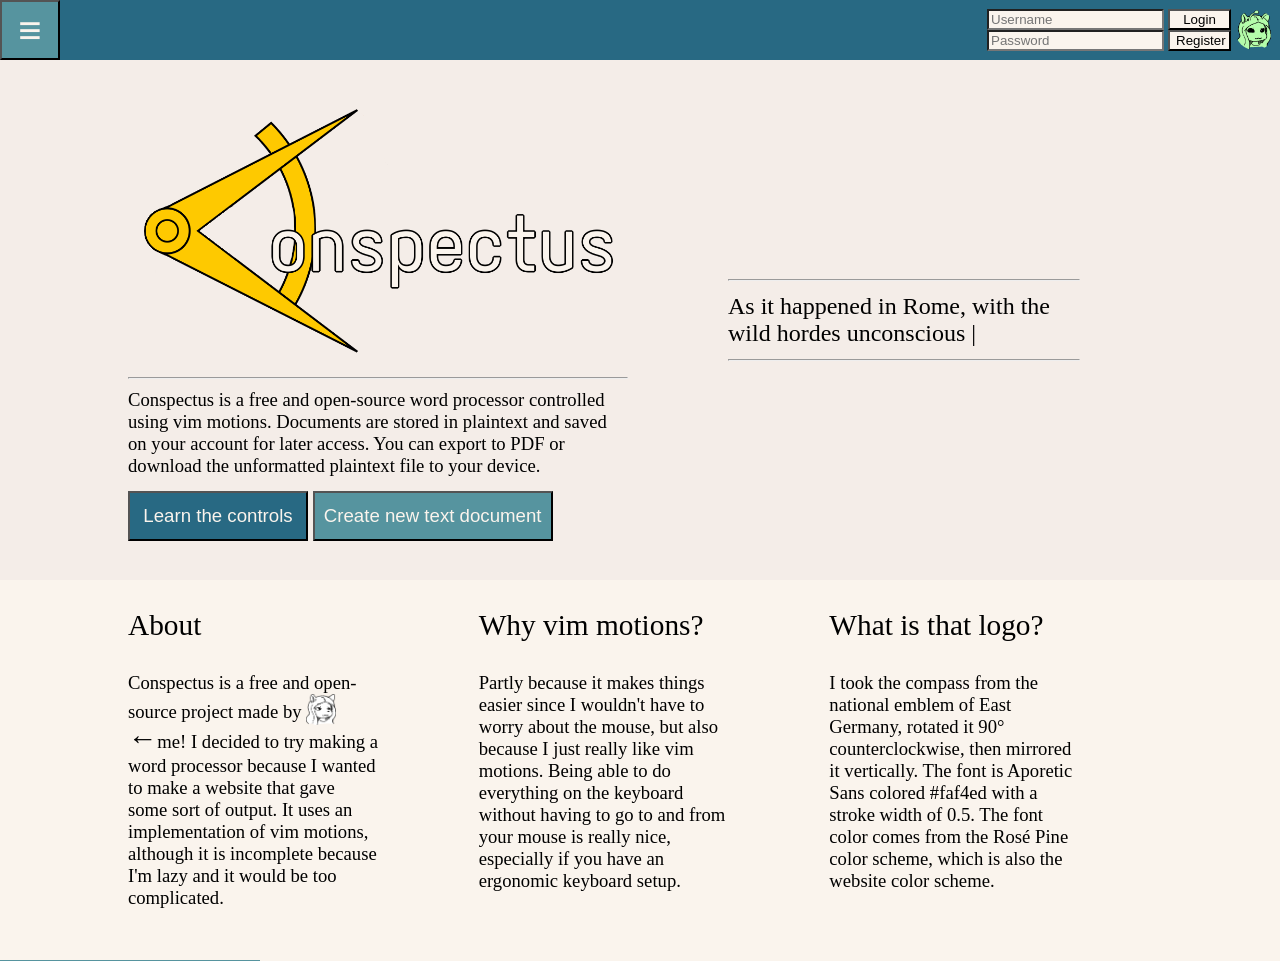
<file: index.html>
<!DOCTYPE html>
<html lang="en">
<head>
<meta charset="UTF-8">
<meta name="viewport" content="width=device-width, initial-scale=1.0">
<title>Conspectus</title>
<link rel="stylesheet" href="css/index.css">
<script src="js/buttons.js"></script>
</head>
<body>
<div class="bg"></div>
<div class="main">
  <div class="bar" id="bar">
    <button class="hamburger" id="hamburger" onclick="menu()">≡</button>
    <div class="credentials">
      <div class="error-login" id="error-login"></div>
      <div class="username-password" id="username-password">
        <input type="text" class="username" id="username-login" name="username" placeholder="Username">
        <button class="login" id="login" onclick="login()">Login</button><br>
        <input type="password" class="password" id="password-login" name="password" placeholder="Password">
        <button class="register" id="register" onclick="register(true)">Register</button><br>
      </div>
      <div class="logged-in" id="logged-in">
        <div class="name" id="name"></div>
        <button class="logout" id="logout" onclick="logout()">Logout</button>
      </div>
      <div class="profile">
        <img src="images/glorp.png">
      </div>
    </div>
  </div>
  <div class="top">
    <div class="top-left">
      <img class="logo" src="images/logo.png">
      <hr>
      <p class="desc">Conspectus is a free and open-source word processor controlled using vim motions. Documents are stored in plaintext and saved on your account for later access. You can export to PDF or download the unformatted plaintext file to your device.</p>
      <button class="learn" id="learn" onclick="learn(true)">Learn the controls</button>
      <button class="new" id="new" onclick="editor()">Create new text document</button>
    </div>
    <div class="top-right">
      <hr>
      <div class="quote" id="quote"></div>
      <hr>
    </div>
  </div>
  <div class="bottom">
    <div class="about">
      <p class="bottom-heading">About</p>
      <p>Conspectus is a free and open-source project made by <img src="images/glegle.png" class="glegle"><span class="arrow">←</span>me! I decided to try making a word processor because I wanted to make a website that gave some sort of output. It uses an implementation of vim motions, although it is incomplete because I'm lazy and it would be too complicated.</p>
    </div>
    <div class="why">
      <p class="bottom-heading">Why vim motions?</p>
      <p>Partly because it makes things easier since I wouldn't have to worry about the mouse, but also because I just really like vim motions. Being able to do everything on the keyboard without having to go to and from your mouse is really nice, especially if you have an ergonomic keyboard setup.</p>
    </div>
    <div class="what">
      <p class="bottom-heading">What is that logo?</p>
      <p>I took the compass from the national emblem of East Germany, rotated it 90° counterclockwise, then mirrored it vertically. The font is Aporetic Sans colored #faf4ed with a stroke width of 0.5. The font color comes from the Rosé Pine color scheme, which is also the website color scheme.</p>
    </div>
  </div>
</div>
<div class="registration" id="registration">
  <div class="registration-panel">
    <button class="registration-panel-x" id="registration-panel-x" onclick="register(false)">X</button>
    <div class="registration-panel-main">
      <img src="images/logo.png" class="registration-title">
      <input type="text" class="username" id="username-register" name="username" placeholder="Username">
      <input type="password" class="password" id="password-register" name="password" placeholder="Password">
      <button class="registration-button" id="registration-button" onclick="createAccount()">Create new account</button>
      <div class="error" id="error"></div>
    </div>
  </div>
</div>
<div class="saved-documents" id="saved-documents">
  <div class="saved-documents-panel">
    <div class="saved-documents-panel-main">
      <div><button class="current" id="current">Home</button></div>
      <div><button class="next" id="next" onclick="docs()">Saved Documents</button></div>
    </div>
  </div>
</div>
<div class="vim-motions" id="vim-motions">
  <div class="vim-motions-panel">
    <button class="vim-motions-panel-x" id="vim-motions-panel-x" onclick="learn(false)">X</button>
    <div class="vim-motions-panel-main">
      <div>
        <div class="vim-title">Vim <span class="vim-white">Cheat Sheet</span></div>
        <hr>
        <div><span class="c"> h </span> - move cursor left</div>
        <div><span class="c"> j </span> - move cursor down</div>
        <div><span class="c"> k </span> - move cursor up</div>
        <div><span class="c"> l </span> - move cursor right</div>
        <div><span class="c"> w </span> - jump forwards to the start of a word</div>
        <div><span class="c"> e </span> - jump forwards to the end of a word</div>
        <div><span class="c"> b </span> - jump backwards to the start of a word</div>
        <div><span class="c"> ^ </span> - jump to the start of the line</div>
        <div><span class="c"> $ </span> - jump to the end of the line</div>
        <div><span class="c"> i </span> - insert before the cursor</div>
        <div><span class="c"> a </span> - insert after the cursor</div>
        <div><span class="c"> o </span> - append a new line below the current line</div>
        <div><span class="c"> O </span> - append a new line above the current line</div>
        <div><span class="c"> Esc </span> - exit insert mode</div>
        <div><span class="c"> u </span> - undo</div>
        <div><span class="c"> Ctrl </span> + <span class="c"> r </span> - redo </div>
        <div><span class="c"> dd </span> - delete a line</div>
        <div><span class="c"> Ctrl </span> + <span class="c"> b </span> - toggle bold text</div>
        <div><span class="c"> Ctrl </span> + <span class="c"> i </span> - toggle italicized text</div>
      </div>
    </div>
  </div>
</div>
<script src="js/quotes.js"></script>
<script>
const username = localStorage.getItem("login");
if (username === null) {
  document.getElementById("username-password").style.zIndex = 1;
} else {
  document.getElementById("logged-in").style.zIndex = 1;
  document.getElementById("name").innerText = username;
}
document.getElementById("current").style.backgroundColor = "#b4637a";
</script>
</body>
</html>
</file>
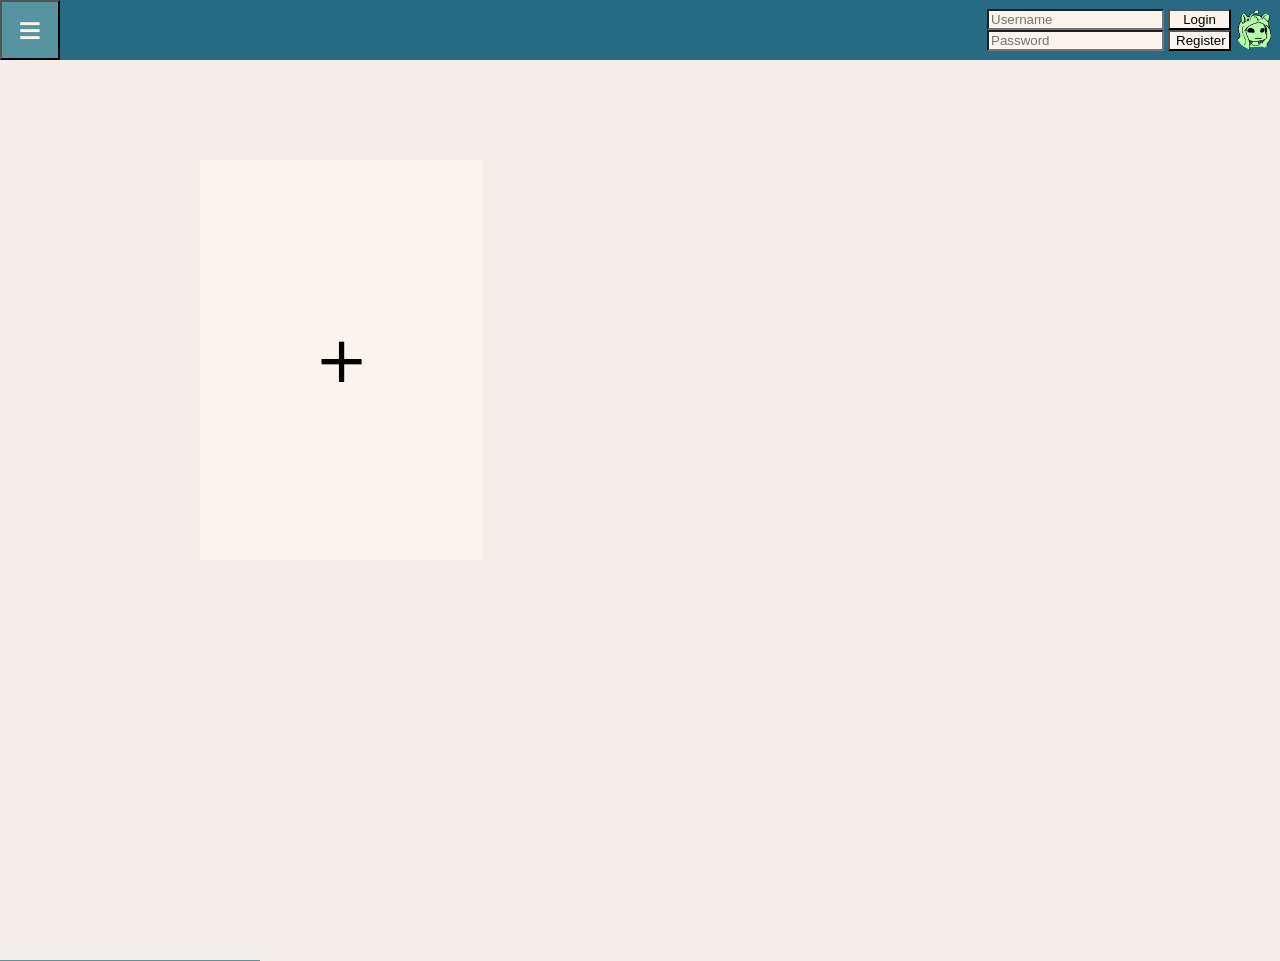
<file: docs.html>
<!DOCTYPE html>
<html lang="en">
<head>
<meta charset="UTF-8">
<meta name="viewport" content="width=device-width, initial-scale=1.0">
<title>Conspectus</title>
<link rel="stylesheet" href="css/index.css">
<style>
body,
.bg,
.bottom {
  background-color: rgb(244, 237, 232);
}
.bg {
  height: 100vh;
  width: 100vw;
  position: fixed;
  z-index: 1;
}
.top-left {
  position: absolute;
  top: 160px;
  margin: 0px 0px 0px 200px;
  padding: 0px 0px 100px 0px;
  display: flex;
  flex-wrap: wrap;
  gap: 100px;
  z-index: 2;
}
.top-left div {
  font-family: sans;
  font-size: 8pt;
  background-color: rgb(250, 244, 237);
  height: 400px;
  aspect-ratio: 8.27 / 11.69;
  overflow: hidden;
}
.top-left div:hover {
  transform: scale(1.1);
}
.doctitle {
  font-size: 18px;
  font-variant: small-caps;
  display: block;
  text-align: center;
}
.create {
  font-size: 64px;
  height: 100%;
  display: flex;
  justify-content: center;
  align-items: center;
}
.bottom {
  color: transparent;
}
</style>
<script src="js/buttons.js"></script>
</head>
<body>
<div class="main">
  <div class="bar" id="bar">
    <button class="hamburger" id="hamburger" onclick="menu()">≡</button>
    <div class="credentials">
      <div class="error-login" id="error-login"></div>
      <div class="username-password" id="username-password">
        <input type="text" class="username" id="username-login" name="username" placeholder="Username">
        <button class="login" id="login" onclick="login()">Login</button><br>
        <input type="password" class="password" id="password-login" name="password" placeholder="Password">
        <button class="register" id="register" onclick="register(true)">Register</button><br>
      </div>
      <div class="logged-in" id="logged-in">
        <div class="name" id="name"></div>
        <button class="logout" id="logout" onclick="logout()">Logout</button>
      </div>
      <div class="profile">
        <img src="images/glorp.png">
      </div>
    </div>
  </div>
  <div class="top">
    <div class="bg"></div>
    <div class="top-left" id="top-left">
      <div id="create"><span class="create">+</span></div>
    </div>
  </div>
  <!-- ignore; the page width messes up without this and i'm too lazy to fix it -->
  <div class="bottom">
    <div class="about">
      <p>Lorem ipsum dolor sit amet, consectetur adipiscing elit, sed do eiusmod tempor incididunt ut labore et dolore magna aliqua. Ut enim ad minim veniam, quis nostrud exercitation ullamco laboris nisi ut aliquip ex ea commodo consequat. Duis aute irure dolor in reprehenderit in voluptate velit esse cillum dolore eu fugiat nulla pariatur. Excepteur sint occaecat cupidatat non proident, sunt in culpa qui officia deserunt mollit anim id est laborum.</p>
    </div>
    <div class="why">
      <p>Lorem ipsum dolor sit amet, consectetur adipiscing elit, sed do eiusmod tempor incididunt ut labore et dolore magna aliqua. Ut enim ad minim veniam, quis nostrud exercitation ullamco laboris nisi ut aliquip ex ea commodo consequat. Duis aute irure dolor in reprehenderit in voluptate velit esse cillum dolore eu fugiat nulla pariatur. Excepteur sint occaecat cupidatat non proident, sunt in culpa qui officia deserunt mollit anim id est laborum.</p>
    </div>
    <div class="what">
      <p>Lorem ipsum dolor sit amet, consectetur adipiscing elit, sed do eiusmod tempor incididunt ut labore et dolore magna aliqua. Ut enim ad minim veniam, quis nostrud exercitation ullamco laboris nisi ut aliquip ex ea commodo consequat. Duis aute irure dolor in reprehenderit in voluptate velit esse cillum dolore eu fugiat nulla pariatur. Excepteur sint occaecat cupidatat non proident, sunt in culpa qui officia deserunt mollit anim id est laborum.</p>
    </div>
  </div>
</div>
<div class="registration" id="registration">
  <div class="registration-panel">
    <button class="registration-panel-x" id="registration-panel-x" onclick="register(false)">X</button>
    <div class="registration-panel-main">
      <img src="images/logo.png" class="registration-title">
      <input type="text" class="username" id="username-register" name="username" placeholder="Username">
      <input type="password" class="password" id="password-register" name="password" placeholder="Password">
      <button class="registration-button" id="registration-button" onclick="createAccount()">Create new account</button>
      <div class="error" id="error"></div>
    </div>
  </div>
</div>
<div class="saved-documents" id="saved-documents">
  <div class="saved-documents-panel">
    <div class="saved-documents-panel-main">
      <div><button class="next" id="next" onclick="home()">Home</button></div>
      <div><button class="current" id="current">Saved Documents</button></div>
    </div>
  </div>
</div>
<script>
// login
const username = localStorage.getItem("login");
if (username === null) {
  document.getElementById("username-password").style.zIndex = 1;
} else {
  document.getElementById("logged-in").style.zIndex = 1;
  document.getElementById("name").innerText = username;
}
// menu dropdown
document.getElementById("current").style.backgroundColor = "#b4637a";
// saved documents
const main = document.getElementById("top-left");
for (let i = 0; i < localStorage.length; i++) {
  const a = localStorage.key(i);
  const username = localStorage.getItem("login")
  if (a.startsWith(username)) {
    const div = document.createElement("div");
    div.innerHTML = `<span class="doctitle">${a.slice(username.length)}</span>${localStorage.getItem(a)
    .replace(/\n/g, "<br>")
    .replace(//g, "<b>")
    .replace(//g, "</b>")
    .replace(//g, "<i>")
    .replace(//g, "</i>")}`;
    div.id = "saveddoc";
    main.appendChild(div);
  }
}
// new doc
const create = document.getElementById("create");
create.addEventListener("click", function() {
  window.location.href = "editor.html";
})
// clickable documents
const doc = document.getElementById("saveddoc");
doc.addEventListener("click", function() {
  localStorage.setItem("doc", doc.innerText);
  window.location.href = "editor.html";
})
</script>
</body>
</html>
</file>
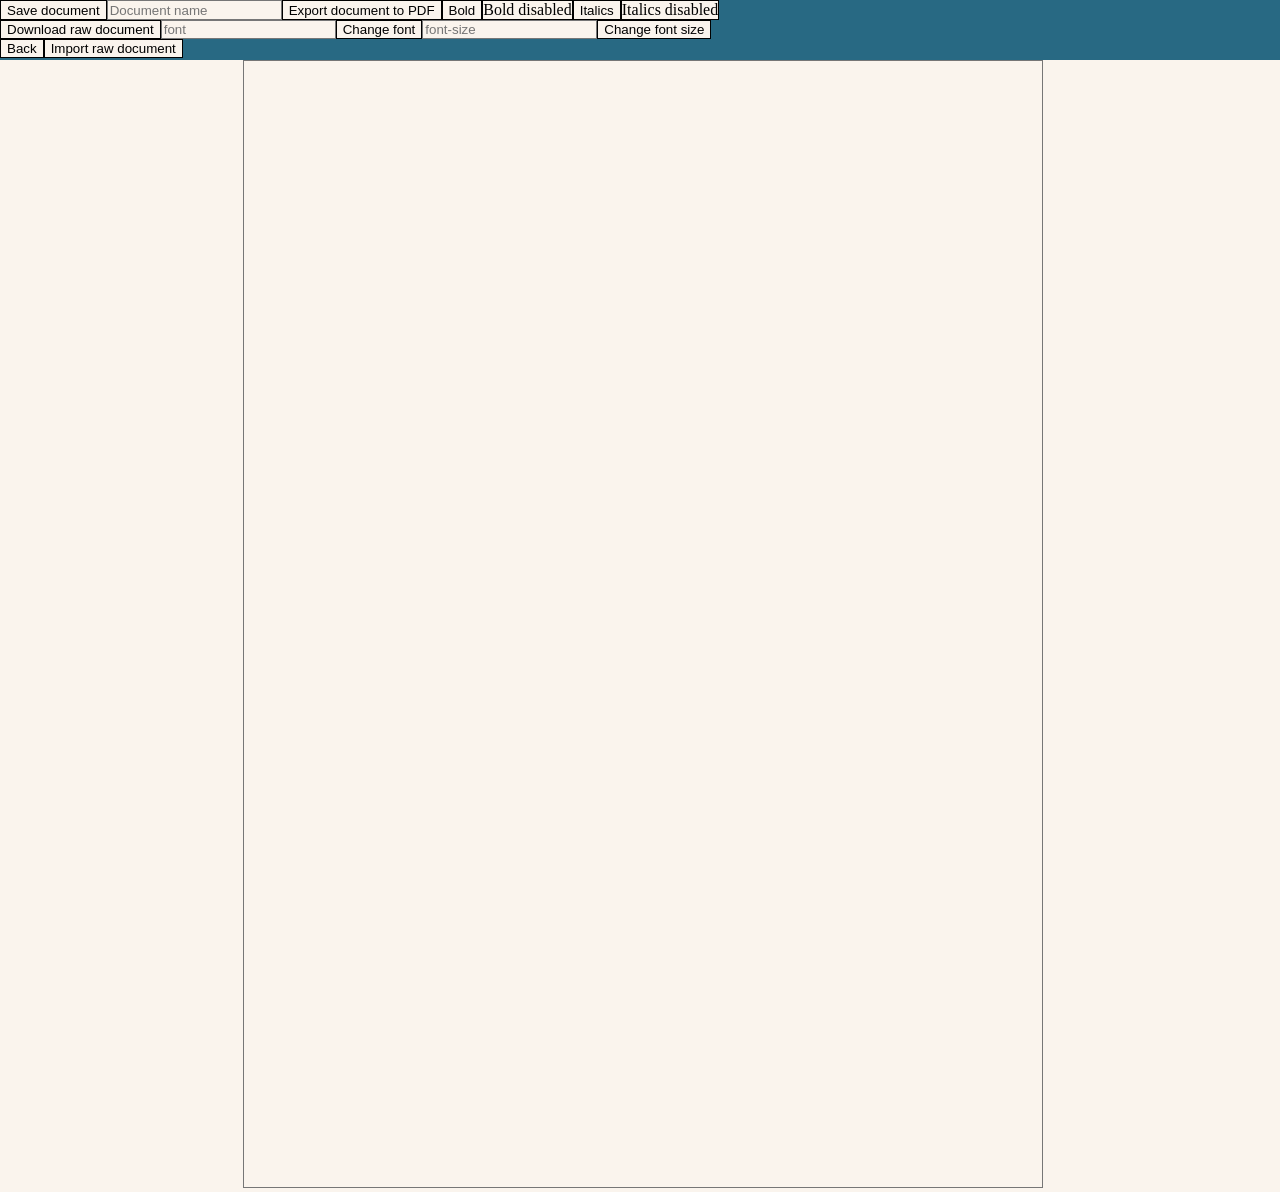
<file: editor.html>
<!DOCTYPE html>
<html lang="en">
<head>
<meta charset="UTF-8">
<meta name="viewport" content="width=device-width, initial-scale=1.0">
<title>Conspectus</title>
<link id="css" rel="stylesheet" href="css/editor.css">
<script src="js/buttons.js"></script>
</head>
<body>
<div class="menu" id="menu">
  <div class="top">
    <button class="save" id="save" onclick="save()">Save document</button><br>
    <input type="text" class="save-name" id="save-name" name="save-name" placeholder="Document name">
    <div class="error" id="error"></div>
    <button class="export" id="export" onclick="exp()">Export document to PDF</button><br>
    <button class="bold" id="bold" onclick="bold()">Bold</button><br>
    <div class="bindicator" id="b-indicator">Bold disabled</div>
    <button class="ital" id="ital" onclick="ital()">Italics</button><br>
    <div class="iindicator" id="i-indicator">Italics disabled</div>
  </div>
  <div class="middle">
    <button class="raw" id="raw" onclick="raw()">Download raw document</button><br>
    <input type="text" class="font" id="font" name="font" placeholder="font">
    <button class="font-button" id="font-button" onclick="changeFont()">Change font</button><br>
    <input type="text" class="font-size" id="font-size" name="font-size" placeholder="font-size">
    <button class="font-size-button" id="font-size-button" onclick="changeFontSize()">Change font size</button><br>
  </div>
  <div class="bottom">
    <button class="back" id="back" onclick="success()">Back</button>
    <button class="import" id="import" onclick="imp()">Import raw document</button><br>
  </div>
</div>
<div class="document" id="document">
  <textarea class="textarea-doc" id="textarea-doc" spellcheck="false"></textarea>
  <div class="formatted-doc" id="formatted-doc"></div>
  <div class="caret-doc" id="caret-doc"></div>
</div>
<script src="js/editor.js"></script>
</body>
<script>
if (localStorage.getItem("doc") != null) {
  document.getElementById("textarea-doc").innerText = localStorage.getItem("doc");
  localStorage.removeItem("doc");
  renderText();
  renderCaret();
}
</script>
</html>
</file>
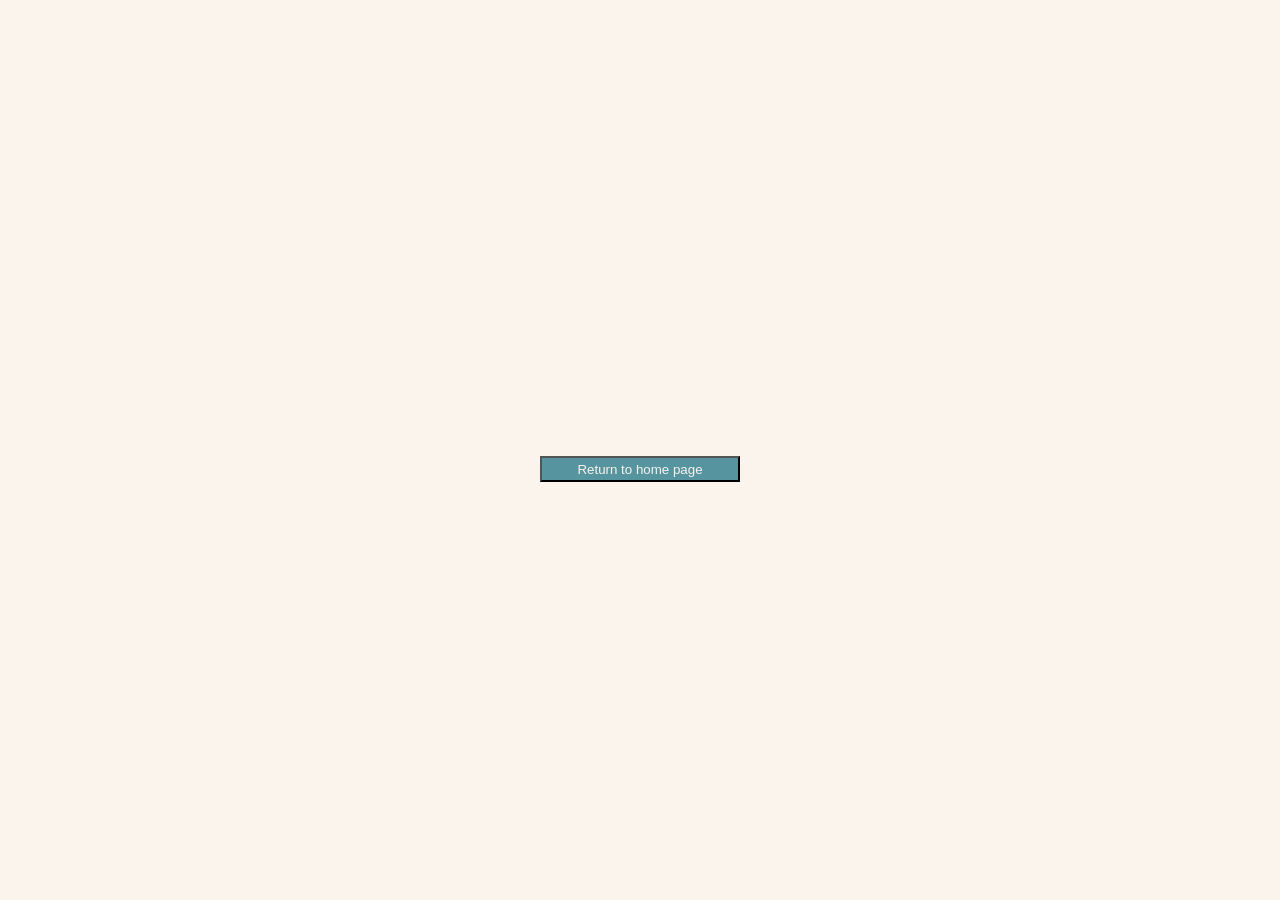
<file: success.html>
<!DOCTYPE html>
<html lang="en">
<head>
<meta charset="UTF-8">
<meta name="viewport" content="width=device-width, initial-scale=1.0">
<title>Conspectus</title>
<link rel="stylesheet" href="css/index.css">
<style>
.success {
  height: 100%;
  width: 100%;
  position: absolute;
  display: flex;
  align-items: center;
  justify-content: center;
  flex-direction: column;
}
.success p {
  font-size: 18pt;
}
.success button {
  height: 20pt;
  width: 200px;
  color: rgb(250, 244, 237);
  background-color: rgb(86, 148, 159);
  margin: -10px 0px 0px 0px;
}
</style>
<script src="js/buttons.js"></script>
</head>
<body>
<div class="success">
  <p id="success-text"></p>
  <button class="success-button" id="success-button" onclick="success()">Return to home page</button>
</div>
<script>
document.getElementById("success-text").innerText = localStorage.getItem("success");
</script>
</body>
</html>
</file>
<file: css/index.css>
body {
  margin: 0px;
  background-color: rgb(250, 244, 237);
}
.bg {
  background-color: rgb(250, 244, 237);
  width: 100%;
  height: 100%;
  position: absolute;
  top: 60px;
  z-index: 1;
}
.main {
  position: absolute;
  z-index: 1;
}
.bar {
  height: 60px;
  background-color: rgb(40, 105, 131);
  display: flex;
  justify-content: space-between;
  align-items: center;
}
.hamburger {
  height: 60px;
  width: 60px;
  font-size: 40px;
  color: rgb(250, 244, 237);
  background-color: rgb(86, 148, 159);
}
.credentials {
  display: flex;
  align-items: center;
  gap: 4px;
}
.username-password {
  z-index: -1;
}
.username,
.password {
  background-color: rgb(250, 244, 237);
}
.login,
.register {
  width: 63px;
  background-color: rgb(250, 244, 237);
}
.logged-in {
  position: absolute;
  display: flex;
  flex-direction: column;
  right: 50px;
  gap: 2px;
  z-index: -1;
}
.name {
  height: 15pt;
  background-color: rgb(250, 244, 237);
  display: flex;
  justify-content: center;
  align-items: center;
  margin: 0px 1px 0px 0px;
  border-radius: 2px;
}
.logout {
  background-color: rgb(250, 244, 237);
}
.profile {
  height: 40px;
  width: 40px;
  margin: 0px 5px 0px 0px;
}
.profile img {
  width: 100%;
  height: 100%;
  border-radius: 50%;
  object-fit: contain;
}
.top {
  height: 520px;
  background-color: rgb(244, 237, 232);
  display: flex;
  justify-content: space-between;
  align-items: center;
  gap: 100px;
}
.top-left {
  font-size: 14pt;
  margin: 0px 0px 0px 10vw;
  flex: 1;
}
.logo {
  width: 500px;
  margin: 0px 0px 0px 0px;
}
.desc {
  margin: 0px 0px 14px 0px;
}
.learn {
  width: 180px;
  height: 50px;
  font-size: 14pt;
  color: rgb(250, 244, 237);
  background-color: rgb(40, 105, 131);
}
.new {
  width: 240px;
  height: 50px;
  font-size: 14pt;
  color: rgb(250, 244, 237);
  background-color: rgb(86, 148, 159);
}
.top-right {
  font-size: 18pt;
  margin: 0px 200px 0px 0px;
  flex: 2;
}
.quote {
  min-height: 20pt;
}
.bottom {
  height: 41.2vh;
  background-color: rgb(250, 244, 237);
  font-size: 14pt;
  display: flex;
  justify-content: space-between;
  gap: 100px;
}
.bottom-heading {
  font-size: 22pt;
}
.about {
  margin: 0px 0px 0px 10vw;
  flex: 1;
}
.why {
  flex: 1;
}
.what {
  margin: 0px 200px 0px 0px;
  flex: 1;
}
.glegle {
  width: 30px;
  margin: 0px 0px -8px 0px;
}
.arrow {
  font-size: 22pt;
}
.registration {
  height: 100%;
  width: 100%;
  position: fixed;
  background-color: rgba(0, 0, 0, 0.15);
  display: flex;
  align-items: center;
  justify-content: center;
}
.registration-panel {
  display: flex;
  justify-content: flex-end;
}
.registration-panel-x {
  background-color: rgb(244, 237, 232);
  position: absolute;
}
.registration-panel-main {
  height: 336px;
  width: 640px;
  background-color: rgb(250, 244, 237);
  display: flex;
  align-items: center;
  justify-content: center;
  flex-direction: column;
  gap: 5px;
}
.registration-panel-main input {
  height: 10%;
  width: 80%;
  font-size: 16px;
}
.registration-title {
  width: 240px;
  margin: 0px 0px 10px 0px;
}
.registration-button {
  height: 12%;
  width: 82%;
  font-size: 16px;
  color: rgb(250, 244, 237);
  background-color: rgb(40, 105, 131);
}
.error {
  color: rgb(180, 99, 122);
  margin: 5px 0px 0px 0px;
}
.error-login {
  height: 30px;
  color: rgb(180, 99, 122);
  background-color: rgb(70, 66, 97);
  display: flex;
  align-items: center;
  justify-content: center;
}
.vim-motions {
  height: 100%;
  width: 100%;
  position: fixed;
  background-color: rgba(0, 0, 0, 0.15);
  display: flex;
  align-items: center;
  justify-content: center;
}
.vim-motions-panel {
  display: flex;
  justify-content: flex-end;
}
.vim-motions-panel-x {
  background-color: rgb(244, 237, 232);
  position: absolute;
}
.vim-motions-panel-main {
  height: 460px;
  width: 360px;
  background-color: rgb(250, 244, 237);
  display: flex;
  align-items: center;
  justify-content: center;
  flex-direction: column;
}
.vim-title {
  color: #EBBA00;
  font-family: sans;
  font-size: 24pt;
  font-weight: 700;
  -webkit-text-stroke: 1px black;
}
.vim-white {
  color: white;
}
.c {
  font-family: monospace;
  white-space: pre;
  background-color: rgba(0, 0, 0, 0.15)
}
.saved-documents {
  height: 100%;
  width: 100%;
  position: absolute;
  top: 60px;
  display: flex;
  z-index: 0;
}
.saved-documents-panel {
  display: flex;
  justify-content: flex-end;
}
.saved-documents-panel-main {
  height: 97.9%;
  width: 260px;
  background-color: rgb(86, 148, 159);
  display: flex;
  align-items: center;
  flex-direction: column;
  gap: 20px;
  padding: 20px 0px 0px 0px;
}
.current,
.next {
  background-color: rgb(40, 105, 131);
  color: rgb(250, 244, 237);
  height: 50px;
  width: 220px;
}
</file>
<file: css/editor.css>
body {
  margin: 0px;
  background-color: rgb(250, 244, 237);
  display: flex;
  justify-content: center;
}
.menu {
  width: 100vw;
  height: 60px;
  background-color: rgb(40, 105, 131);
  position: fixed;
  z-index: 1;
}
.top,
.middle,
.bottom {
  display: flex;
}
.top button,
.top input,
.bindicator,
.iindicator,
.middle button,
.middle input,
.bottom button {
  background-color: rgb(250, 244, 237);
  border-style: solid;
  border-width: 1px;
}
.top button:active,
.middle button:active,
.bottom button:active {
  transform: scale(1, 0.95);
}
.document {
  width: 8.27in;
  height: 11.69in;
  position: relative;
  top: 60px;
}
textarea {
  resize: none;
}
.textarea-doc {
  width: 100%;
  height: 100%;
  position: absolute;
  background: transparent;
  color: transparent;
  overflow: hidden;
}
.formatted-doc,
.caret-doc {
  width: 100%;
  height: 100%;
  position: absolute;
  margin: 10px;
  z-index: -1;
  white-space: pre-wrap;
}
.invis,
.caret {
  color: transparent;
}
.caret {
  background: rgba(0, 0, 0, 0.25);
}
.b-indicator,
.i-indicator {
  background-color: rgb(255, 255, 255);
}
.error {
  color: rgb(180, 99, 122);
  background-color: rgb(70, 66, 97);
  display: flex;
  align-items: center;
  justify-content: center;
}
</file>
